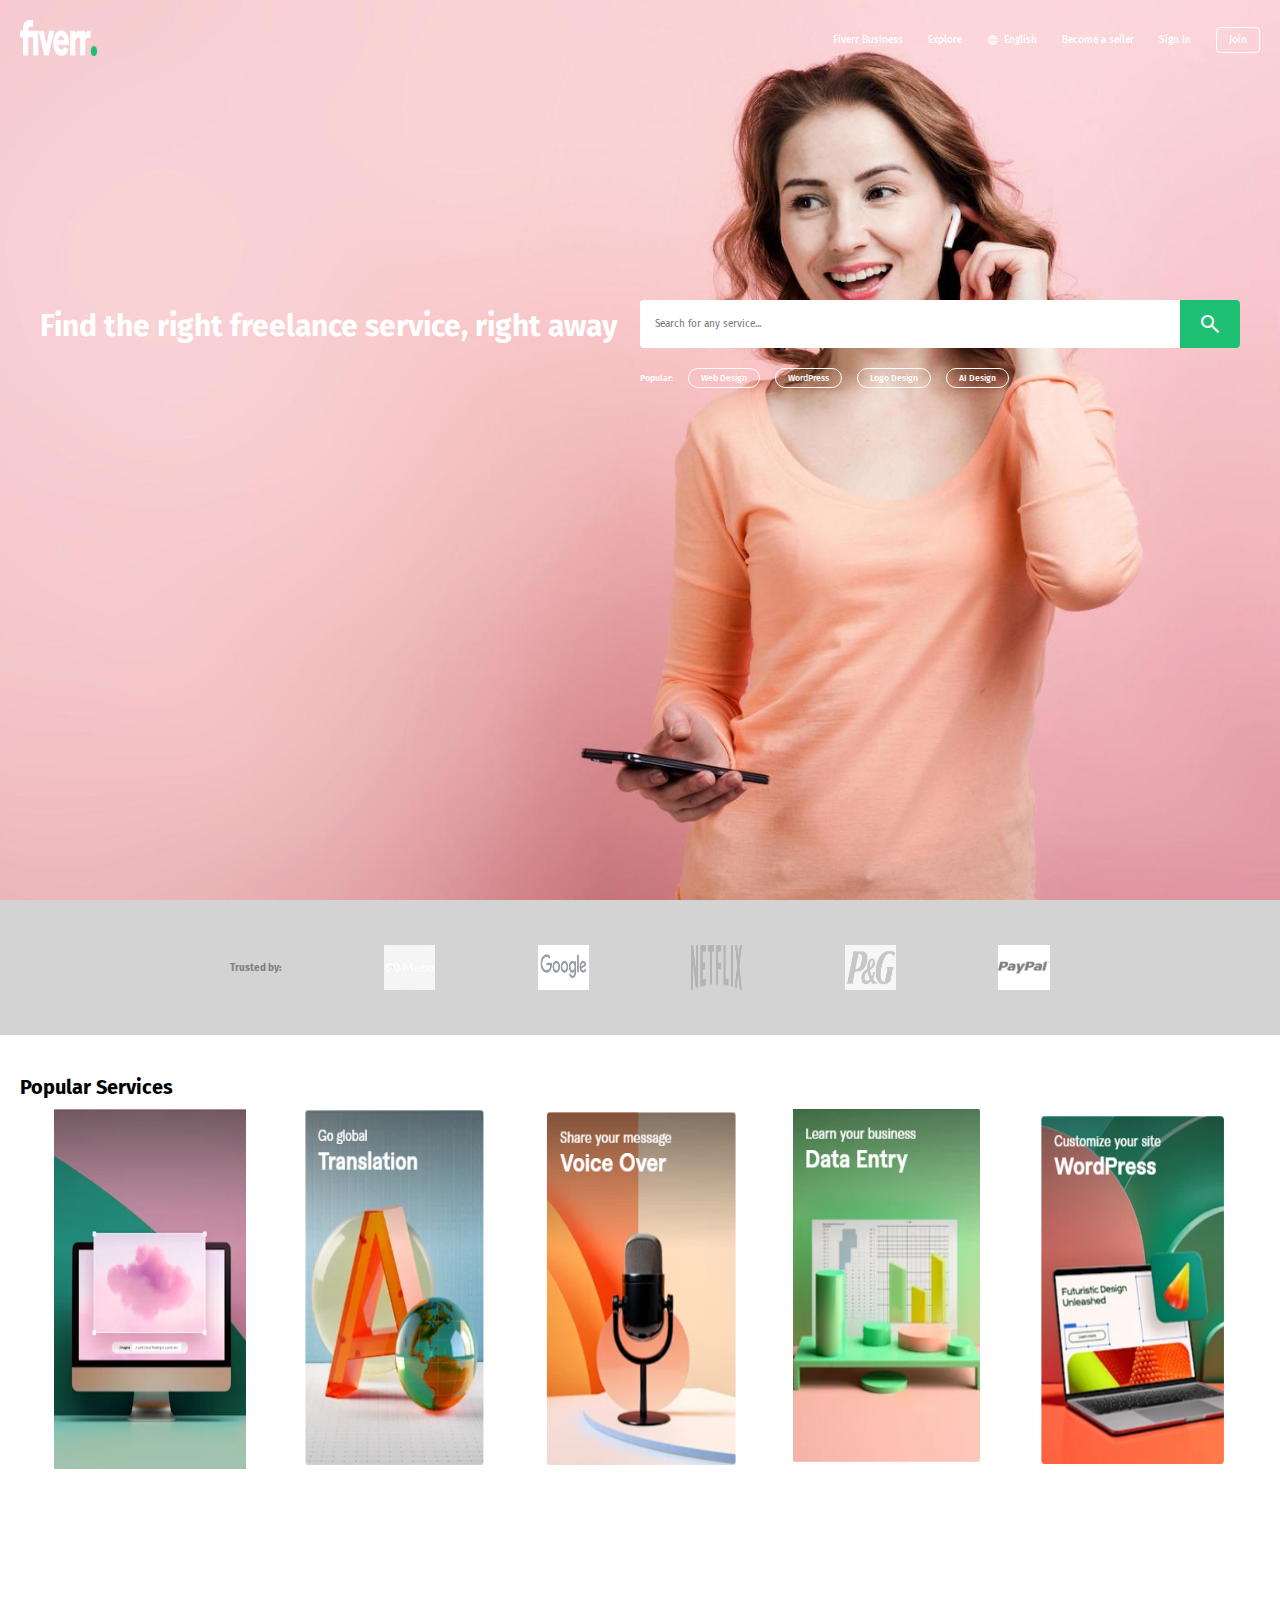
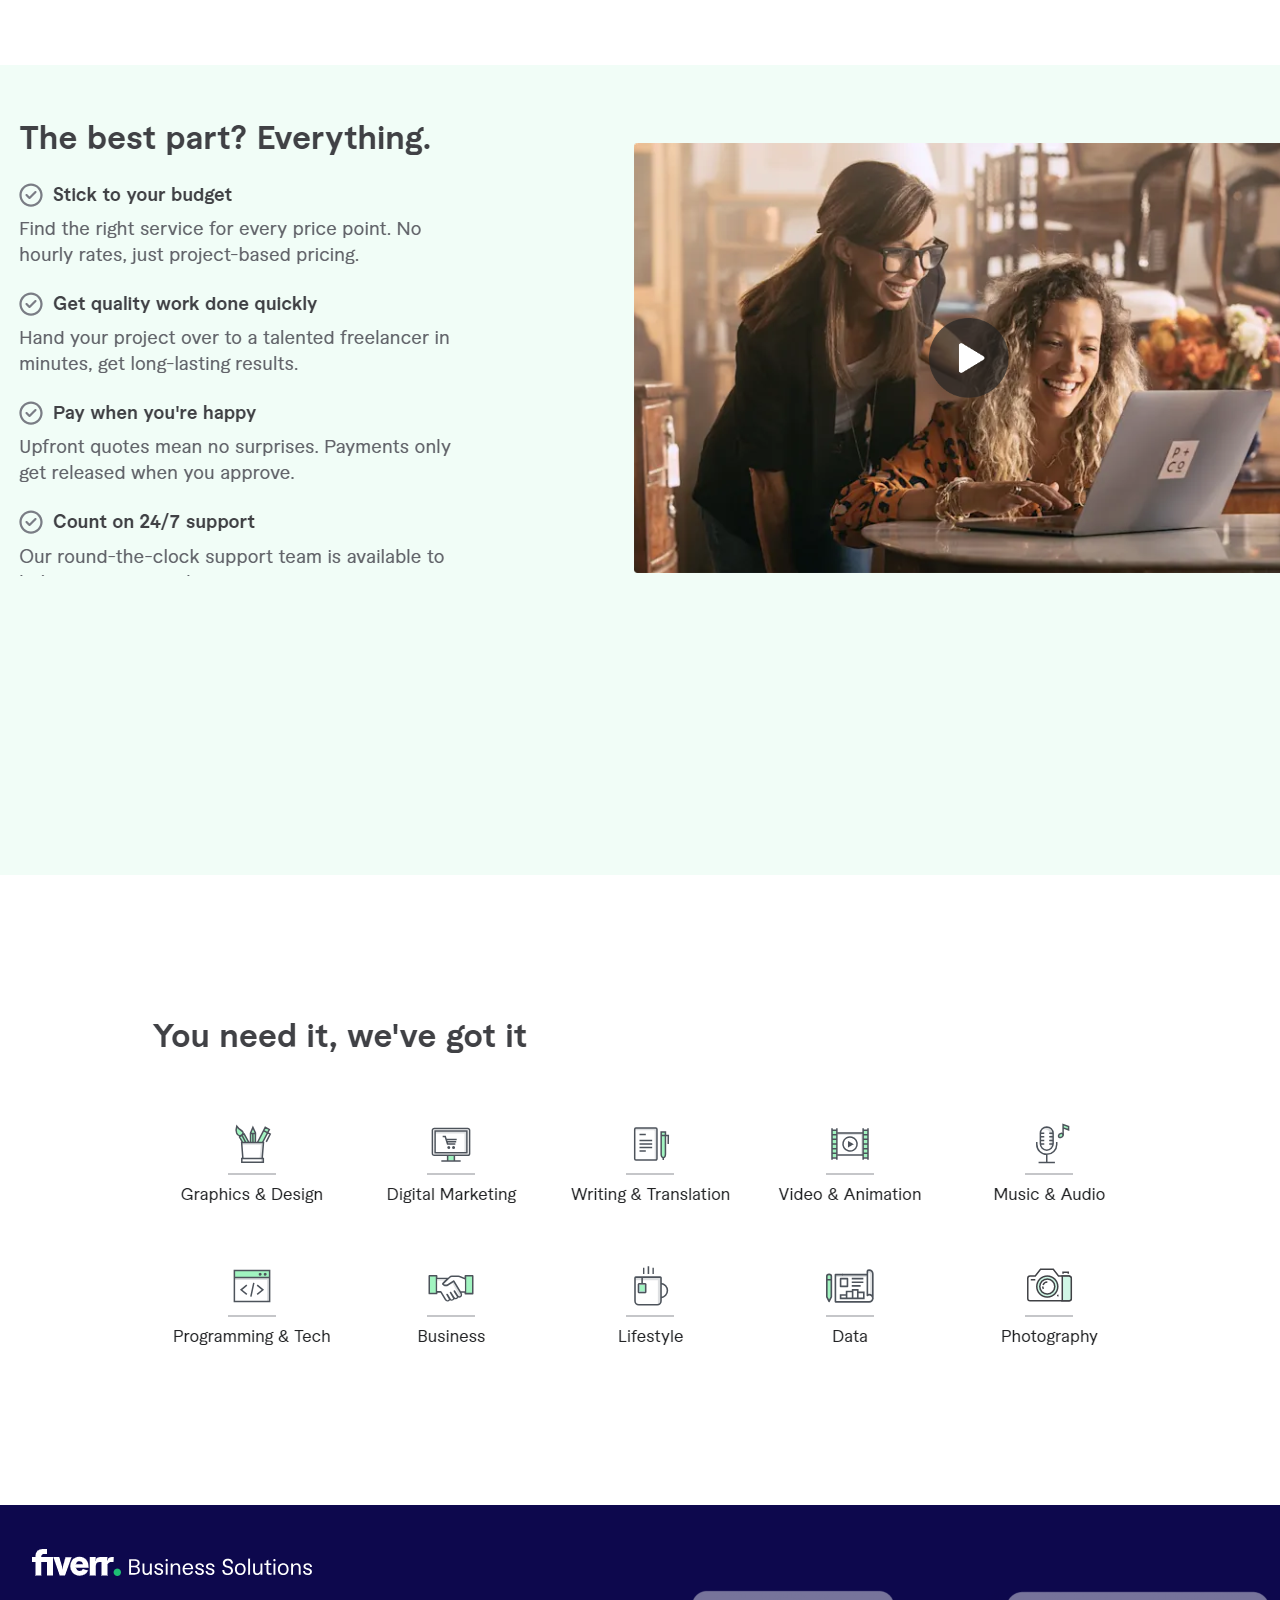
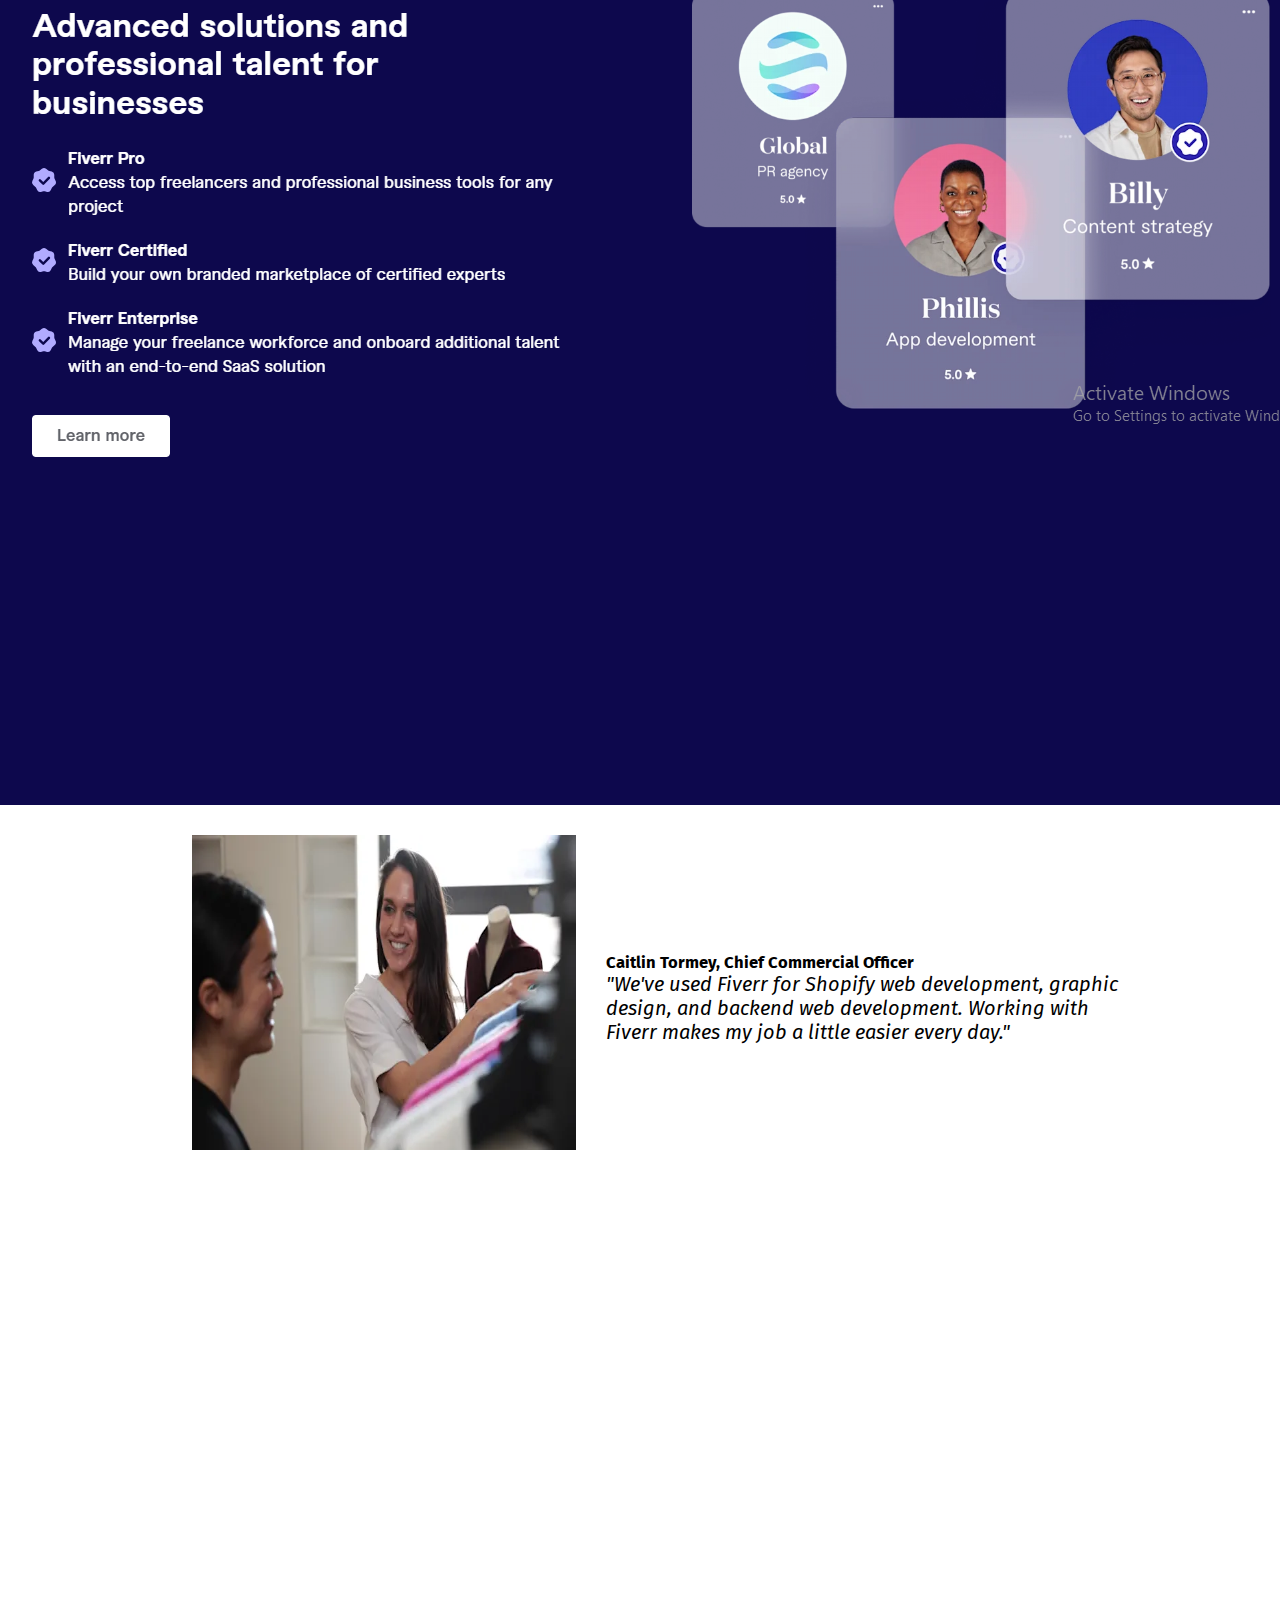
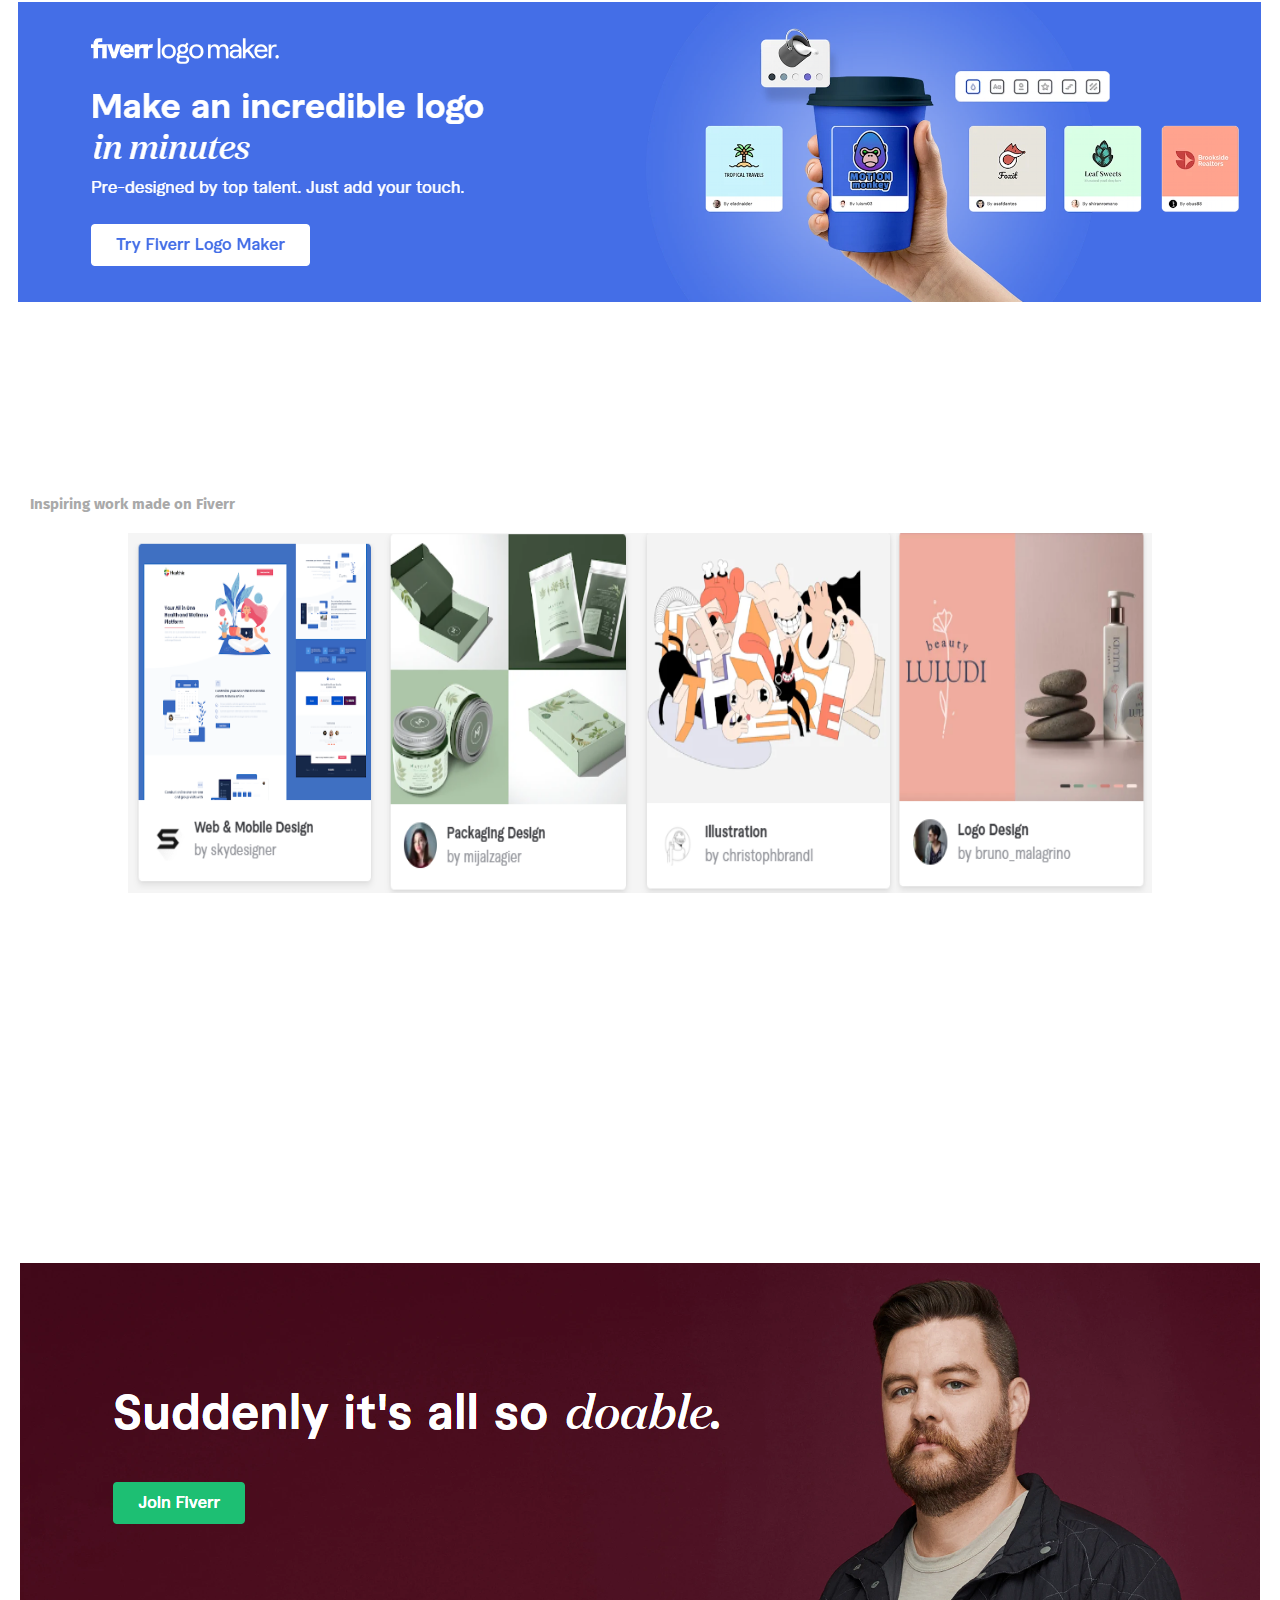
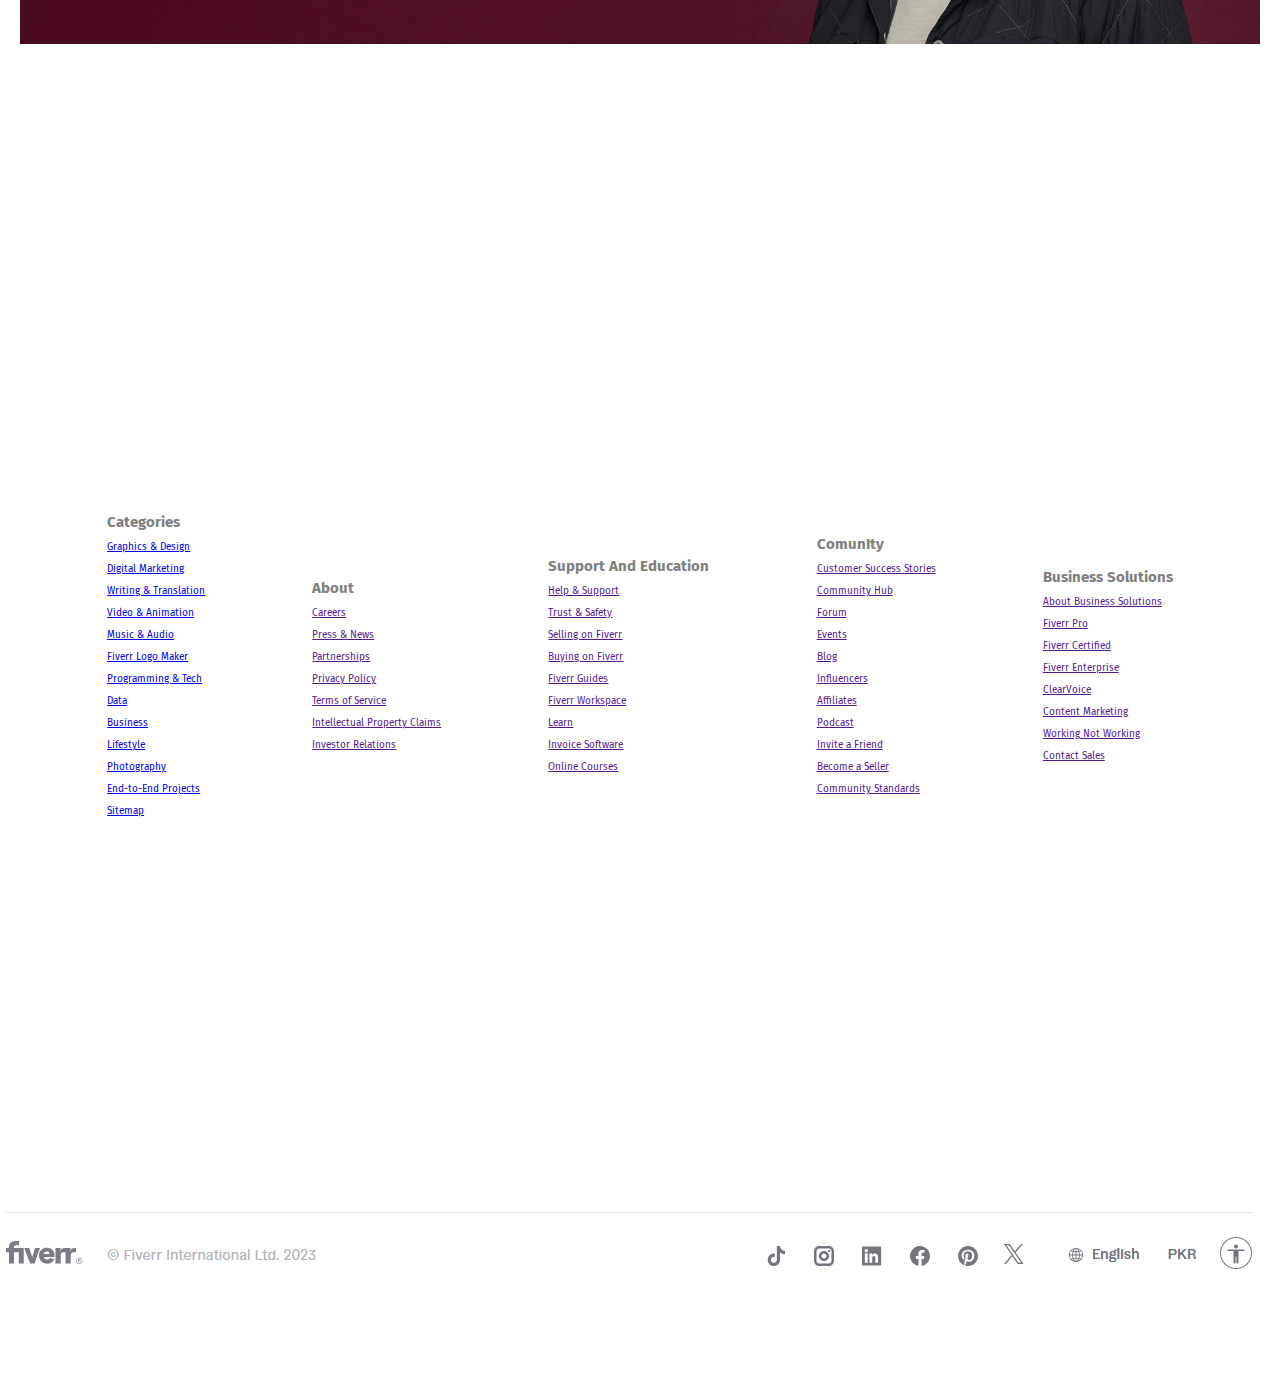
<file: index.html>
<!DOCTYPE html>
<!-- Coding By CodingNepal - www.codingnepalweb.com -->
<html lang="en">
  <head>
    <meta charset="UTF-8">
    <meta name="viewport" content="width=device-width, initial-scale=1.0">
    <title>Fiverr Homepage HTML and CSS | CodingNepal</title>
    <link rel="stylesheet" href="style.css">
    <!-- Google Icons Link -->
    <link rel="stylesheet" href="https://fonts.googleapis.com/css2?family=Material+Symbols+Outlined:opsz,wght,FILL,GRAD@48,400,0,0" />
  </head>
  <body>
    <!-- Header or Navbar -->
    <header class="header">
      <nav class="navbar max-width">
        <a href="#"><img src="fiverlogo.webp" alt="logo" id="logo"></a>
        <ul class="links">
          <li><a href="#">Fiverr BusIness</a></li>
          <li><a href="#">Explore</a></li>
          <li class="language">
            <span class="material-symbols-outlined">language</span>
            <a href="#">English</a>
          </li>
          <li><a href="#">Become a seller</a></li>
          <li class="btn signin"><a href="#">Sign In</a></li>
          <li class="btn join"><a href="#">Join</a></li>
        </ul>
      </nav>
    </header>

    <!-- Hero section -->
    <section class="hero">
       <div class="content max-width">
        <h2>Find the right freelance service, right away</h2>
        <div class="ikdiv">
        <div class="search-field">
          <input type="text" placeholder="Search for any service...">
          <span class="material-symbols-outlined search-btn">search</span>
        </div>
        <div class="popular-tags">
          Popular:
          <ul class="link">
            <li><a href="#">Web Design</a></li>
            <li><a href="#">WordPress</a></li>
            <li><a href="#">Logo Design</a></li>
            <li><a href="#">AI Design</a></li>
          </ul>
        </div></div>
       </div>
    </section>
 
    
      
  
        <div class="aftersection">
            <div class="trusted">
                <h3 class="trustedby">Trusted by:</h3>
                <img src="hd-meta-facebook-white-logo-11641946802aqxohwshwp.png" alt="meta" class="colormeta">
                <img src="download.jpg" alt="google"><img src="Netflix-Logo-PNG-HD-Image.png" alt="netflix"><img src="pandg.png" alt="pandg">
          <img src="download.png" alt="pay">
            </div>
        </div>
        <div class="aftertrusted">
            <h3 class="popular">Popular Services</h3>
         <div class="images"> <img src="ai-artists-2x.webp" alt="">
            <img src="capture.1.PNG" alt=""><img src="Capture.PNG" alt=""><img src="Capture2.PNG" alt=""><img src="Capture4.PNG" alt=""></div> 
        </div>
        <div class="afterpopular">
         <img src="Capture8.PNG" alt="" class="best">
        </div>
        <div class="afterpng">
            <img src="1.PNG" alt="" class="girds">
        </div>
        <div class="afterpng1">
            <img src="2.PNG" alt=""class="png2">
        </div>
        <div class="afterpng2">
          <div class="content">
            <img src="testimonial-video-still-naadam.webp" alt="">
            <div class="text-content"><h5>Caitlin Tormey, Chief Commercial Officer<span class="testimonial-logo"><img alt="Company logo" src="https://fiverr-res.cloudinary.com/npm-assets/@fiverr/logged_out_homepage_perseus/naadam-logo-x2.a79031d.png" loading="lazy" id="nadam"></span></h5><blockquote class="font-domaine"><i>"We've used Fiverr for Shopify web development, graphic design, and backend web development. Working with Fiverr makes my job a little easier every day."</i></blockquote></div>

          </div>
        </div>
        <div class="aftercontent">
          <img src="blue logo.PNG" alt="">
        </div>
        <div class="afterblue">
          <h3>Inspiring work made on Fiverr</h3>
          <div class="mainpics">
            <img src="footer1.PNG" alt=""> <img src="footer2.PNG" alt=""><img src="footerr3.PNG" alt=""><img src="footer4.PNG" alt="">

           </div>
         </div>

          <div class="footer5">
            <img src="footer5.PNG" alt="">
          </div>
       <div class="footersection">
        <div class="categories">
        <h3 class="footerheadings">Categories</h3>
        <a href="#">Graphics & Design</a><a href="#">Digital Marketing</a><a href="#">
Writing & Translation</a><a href="#">
Video & Animation</a><a href="#">
Music & Audio</a><a href="#">Fiverr Logo Maker</a><a href="#">
Programming & Tech</a><a href="#">
Data</a><a href="#">Business</a><a href="#">Lifestyle</a><a href="#">
Photography</a><a href="#"
>End-to-End Projects</a>
<a href="#">Sitemap</a>
</div>
<div class="about"><h3 class="footerheadings">About</h3>
  <a href="">Careers</a><a href="">Press & News</a><a href="">Partnerships</a><a href="">
Privacy Policy</a><a href="">Terms of Service</a><a href="">
Intellectual Property Claims</a><a href="">Investor Relations</a>
</div>
<div class="support">
  <h3 class="footerheadings">
    Support And Education
  </h3>
  <a href="">Help & Support</a><a href="">Trust & Safety</a><a href="">Selling on Fiverr</a><a href="">Buying on Fiverr</a><a href="">Fiverr Guides</a><a href="">
Fiverr Workspace</a><a href="">Learn</a><a href="">
Invoice Software
</a><a href="">Online Courses</a>
</div>
<div class="support">
  <h3 class="footerheadings">ComunIty</h3>
<a href="">Customer Success Stories</a><a href="">Community Hub</a><a href="">Forum</a><a href="">
Events</a><a href="">Blog</a><a href="">
Influencers</a><a href="">
Affiliates</a><a href="">
Podcast</a><a href="">Invite a Friend
</a><a href="">
Become a Seller</a><a href="">
Community Standards
</a>
</div>
<div class="support">
  <h3 class="footerheadings">Business Solutions</h3>
  <a href="">About Business Solutions</a><a href="">Fiverr Pro</a><a href="">Fiverr Certified</a><a href="">Fiverr Enterprise</a><a href="">ClearVoice</a><a href="">Content Marketing</a><a href="">
Working Not Working</a><a href="">Contact Sales</a>
</div>
</div>
<div class="footer">
  <img src="footer.PNG" alt="">
</div>




















       


  
</body>

 </html>
</file>
<file: style.css>
/* Importing Google font - Fira Sans */
@import url('https://fonts.googleapis.com/css2?family=Fira+Sans:wght@300;400;500;600;700&display=swap');

* {
    margin: 0;
    padding: 0;
    box-sizing: border-box;
    font-family: 'Fira Sans', sans-serif;
}

body {
    width: 100%;
}
#logo{
    height: 4vh;
    width: 6vw;
}
.max-width {
    max-width: 1250;
    width: 100%;
    margin: 0 auto;
    padding: 0 20px;
}
.ikdiv{
    display: flex;
    flex-direction: column;
}
/* Navbar styling */
.header {
    position: fixed;
    top: 0;
    left: 0;
    width: 100%;
    z-index: 1;
    padding: 20px 0;
}

.navbar {
    display: flex;
    align-items: center;
    justify-content: space-between;
}

.navbar .links {
    display: flex;
    align-items: center;
    list-style: none;
    gap: 25px;
}

.navbar .links li a {
    text-decoration: none;
    color: #fff;
    font-size: 1rem;
    font-weight: 500;
    transition: 0.2s ease;
}

.navbar .links li:hover :where(a, span) {
    color: #19a463;
}

.navbar .links .language {
    display: flex;
    align-items: center;
    cursor: pointer;
    gap: 5px;
}

.navbar .links span {
    font-size: 1.2rem;
    color: #fff;
}

.navbar .links .join a {
    border: 1px solid #fff;
    padding: 6px 12px;
    border-radius: 4px;
}

.navbar .links .join a:hover {
    color: #fff;
    background: #19a463;
    border-color: transparent;
}

/* Hero section styling */
.hero {
    height: 100vh;
    background-image: url("pink.jpg");
    background-position: center;
    background-size: cover;
    position: relative;
    display: flex;
    justify-content: center;
}

.hero .content {
    position: absolute;
    top: 30%;
}

.content h2 {
    color: #fff;
    font-size: 3rem;
    width: 600px;
    line-height: 65px;
}

.content .search-field {
    display: flex;
    align-items: center;
    height: 48px;
    width: 600px;
    position: relative;
    margin-top: 30px;
}

.search-field input {
    height: 100%;
    width: 100%;
    border: none;
    outline: none;
    padding: 0 15px;
    font-size: 1rem;
    border-radius: 4px;
}

.search-field .search-btn {
    position: absolute;
    right: 0;
    height: 100%;
    width: 60px;
    display: flex;
    align-items: center;
    justify-content: center;
    cursor: pointer;
    background: #1dbf73;
    color: #fff;
    border-radius: 0 4px 4px 0;
    transition: background 0.2s ease;
}

.search-field .search-btn:hover {
    background: #19a463;
}

.content .popular-tags {
    display: flex;
    color: #fff;
    font-size: 0.875rem;
    font-weight: 500;
    margin-top: 25px;
}

.content .popular-tags .link {
    display: flex;
    align-items: center;
    gap: 15px;
    margin-left: 15px;
    list-style: none;
}

.popular-tags .link li a {
    text-decoration: none;
    color: #fff;
    border: 1px solid #fff;
    padding: 4px 12px;
    border-radius: 50px;
    transition: 0.2s ease;
}

.popular-tags .link li a:hover {
    background: #fff;
    color: #000;
}

@media (max-width: 900px) {
    .hero {
        background: none;
    }

    .hero .content {
        max-width: 470px;
        text-align: center;
    }

    .hero .content h2 {
        font-size: 2.5rem;
        width: 100%;
    }

    .hero .search-field {
        display: block;
        width: 100%;
    }

    .search-field .search-btn {
        position: relative;
        margin-top: 10px;
        width: 100%;
        border-radius: 4px;

    }

    :is(.hero .content .popular-tags, .navbar .links li:not(.btn)) {
        display: none;
    }
}
/*navbar*/
#logoimg{
     height: 4vh;
     width: 6vw;
     position: relative;
     right: 20rem;
}
.aftersection{
    background-color: lightgray;
    height: 15vh;
    display: flex;
    align-items: center;
justify-content: center;
}
.trusted img{height: 5vh;
width: 4vw;   
}
.trustedby{
    color: gray;
    font-size: 1rem;
    font-weight: bold;
}
.colormeta{
    filter: grayscale(100%);
}
.trusted{
    display: flex;
    justify-content: space-evenly;
    align-items: center;
    width: 80vw;
    
}
/*popular*/
.aftertrusted{
    height: 70vh;
    background-color: white;
    
}
.popular{
    color: black;
    font-size: 2rem;
    position: relative;
    top: 4rem;
    left: 2rem;
}
.images{
    position: relative;
    top:5rem;
 display: flex;
 justify-content: space-evenly;
 align-items: center;
    
}
.images img{
    height: 40vh;
    width: 15vw;
    margin-left: .5rem;
}
.afterpopular{
    height: 90vh;
    background-color: #f1fdf7 ;
    
}
.best{
    position: relative; 
    top:6rem;
}
.line{
    position: absolute;
    top: 40rem;
    right: 10rem;
    font-size: 2rem;
    color: grey;
}
.afterpng{
    height: 70vh;
    background-color: white;

    width: 100%; 
    display: flex;
    justify-content: center;
    align-items: center;
}
.afterpng1{height: 100vh;
    background-color:#0d084d ;

}
.png2{
   position: relative;
   top: 2.5rem;
}

 .content{
 position: relative;  
 top: 3rem; 
display: flex;
justify-content: center;
align-items: center;
 }  
 .content img{
    height: 35vh;
    width: 30vw;

 }
 #nadam{
    width: 4vw;
    height: 3vh;
 }
 .afterpng2{
    background-color: white;
    height: 70vh;
 }
 .text-content{
    width: 40vw;
    font-size: 2rem;
    position: relative;
    left: 3rem;
 }
 .aftercontent{
    height: 70vh;
    background-color: white;
    display: flex;
    justify-content: center;
    align-items: center;
 }
 .afterblue{
    height: 70vh;
    background-color: white;
 }
 .afterblue h3{
 font-size: 1.5rem;
 position: relative;
 top: 3rem;
 left: 3rem;
 color: darkgrey;

 }


/* Footer */
.footer a {
    color: rgb(155, 155, 155) !important;
  }
  
  .footer .footer-links li {
    margin: 14px 0;
  }
  
  .footer .footer-links li a:hover {
    text-decoration: underline;
  }
  
  .footer-social li:hover {
    background-color: rgb(230, 230, 230);
    border-radius: 10px;
  }
  .mainpics{display: flex;
    justify-content: center;
    align-items: center;

position: relative;
top: 5rem;
  }
.mainpics img{
    height: 40vh;
    width: 20vw;
    display: flex;
    justify-content: space-evenly;
}
.footer5{
    height: 80vh;
    background-color: white;
    display: flex;
    justify-content: center;
    align-items: center;
}
.categories{
    display: flex;
    flex-direction: column;
    color: grey;
    justify-content: space-evenly;
    
}
.footerheadings{
    font-size: 1.5rem;
    color: grey
}
.footersection{
    height: 100vh;
    background-color: white;
    display: flex;
    justify-content: space-evenly;
    align-items: center;
     
}
.footersection a{
    margin-top: 1rem;
}
.about{
    display: flex;
    flex-direction: column;
    color: grey;
    justify-content: space-evenly;
}
.support{
    display: flex;
    flex-direction: column;
    color: grey;
    justify-content: space-evenly;
}
.footer{
   
    height: 30vh;
    background-color: white;
    display: flex;
    align-items: center;}
    /* Default styles for all screens */


html{
    font-size: 62.5%
}

@media (max-width: 989px) {
    /* Adjustments for screens up to 900px wide */

    /* Example: Reduce font size for headings */
   
    /* Example: Change background color for the header */

    .hero {
        height: 100vh;
        background-image: url("pink.jpg");
        background-position: center;
        background-size: cover;
        position: relative;
        display: flex;
        justify-content: center;
    }
html{
    font-size: 45%;
}
}
</file>
